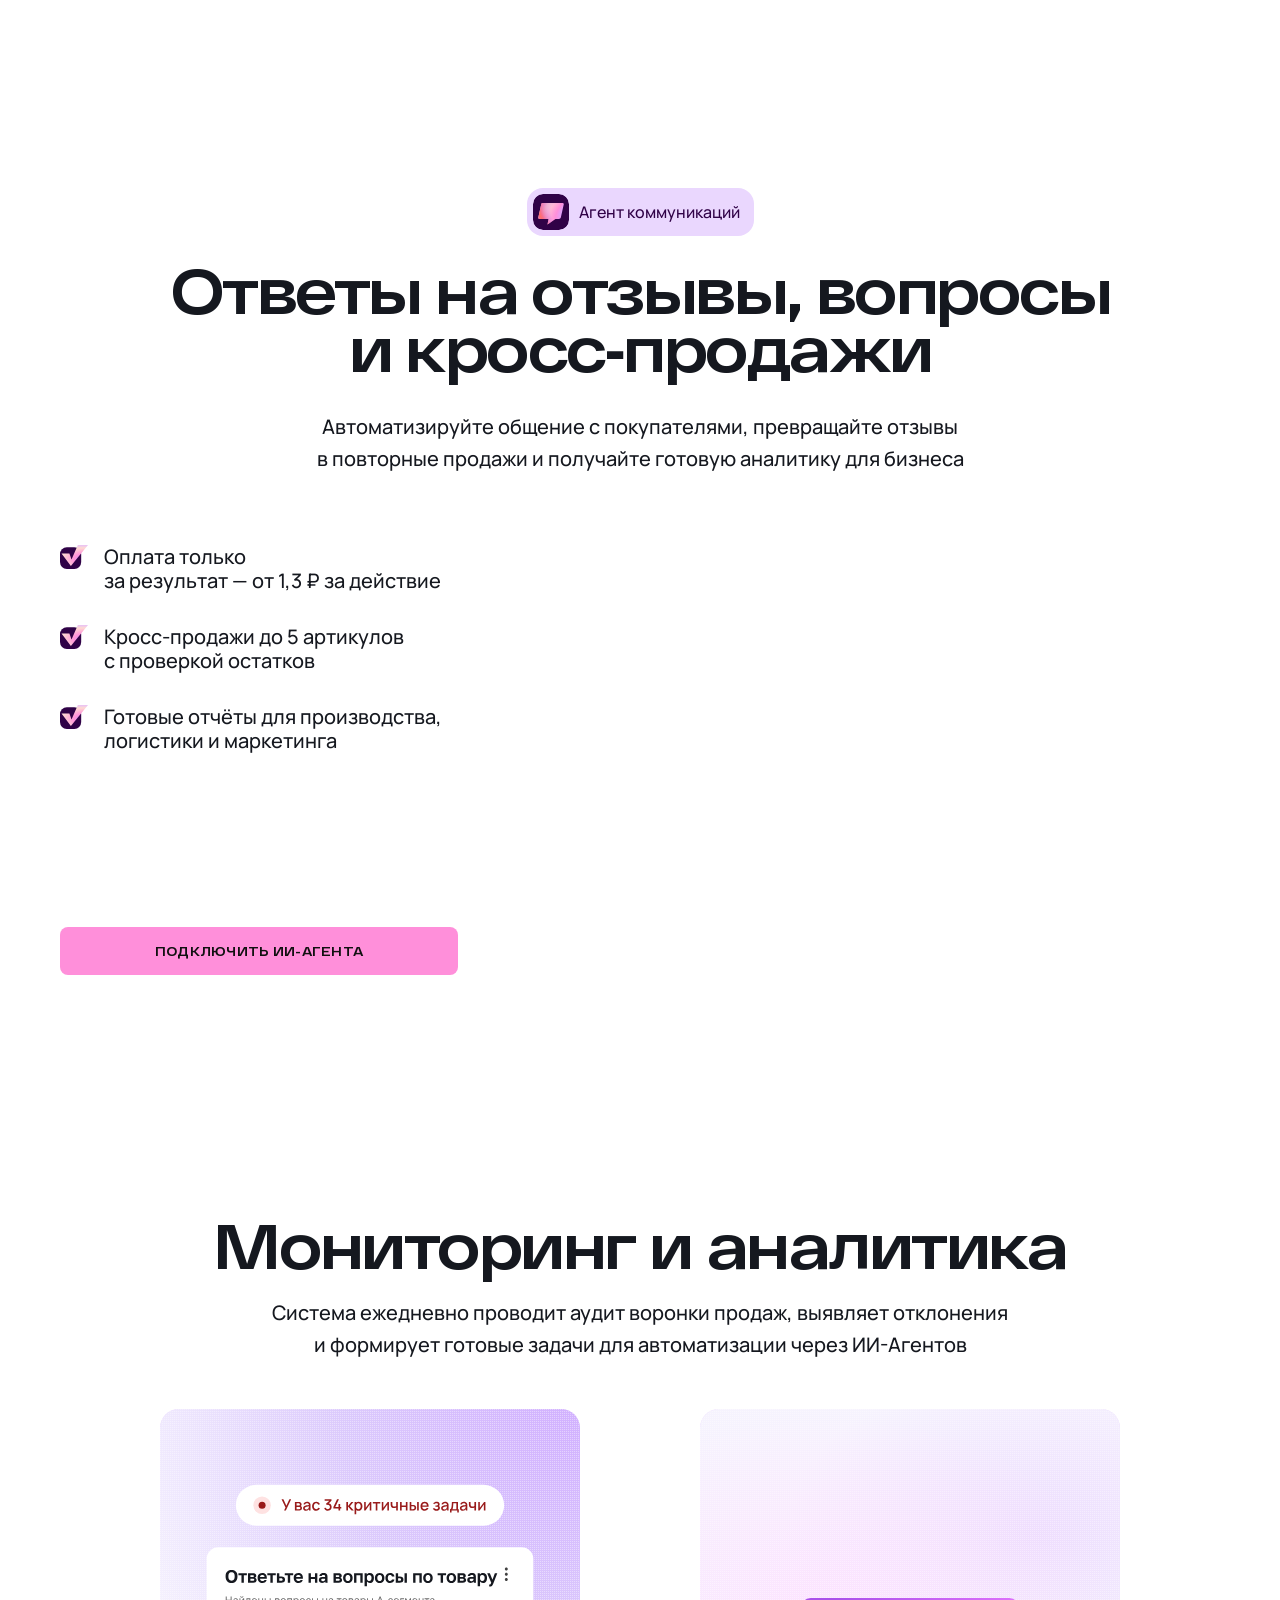
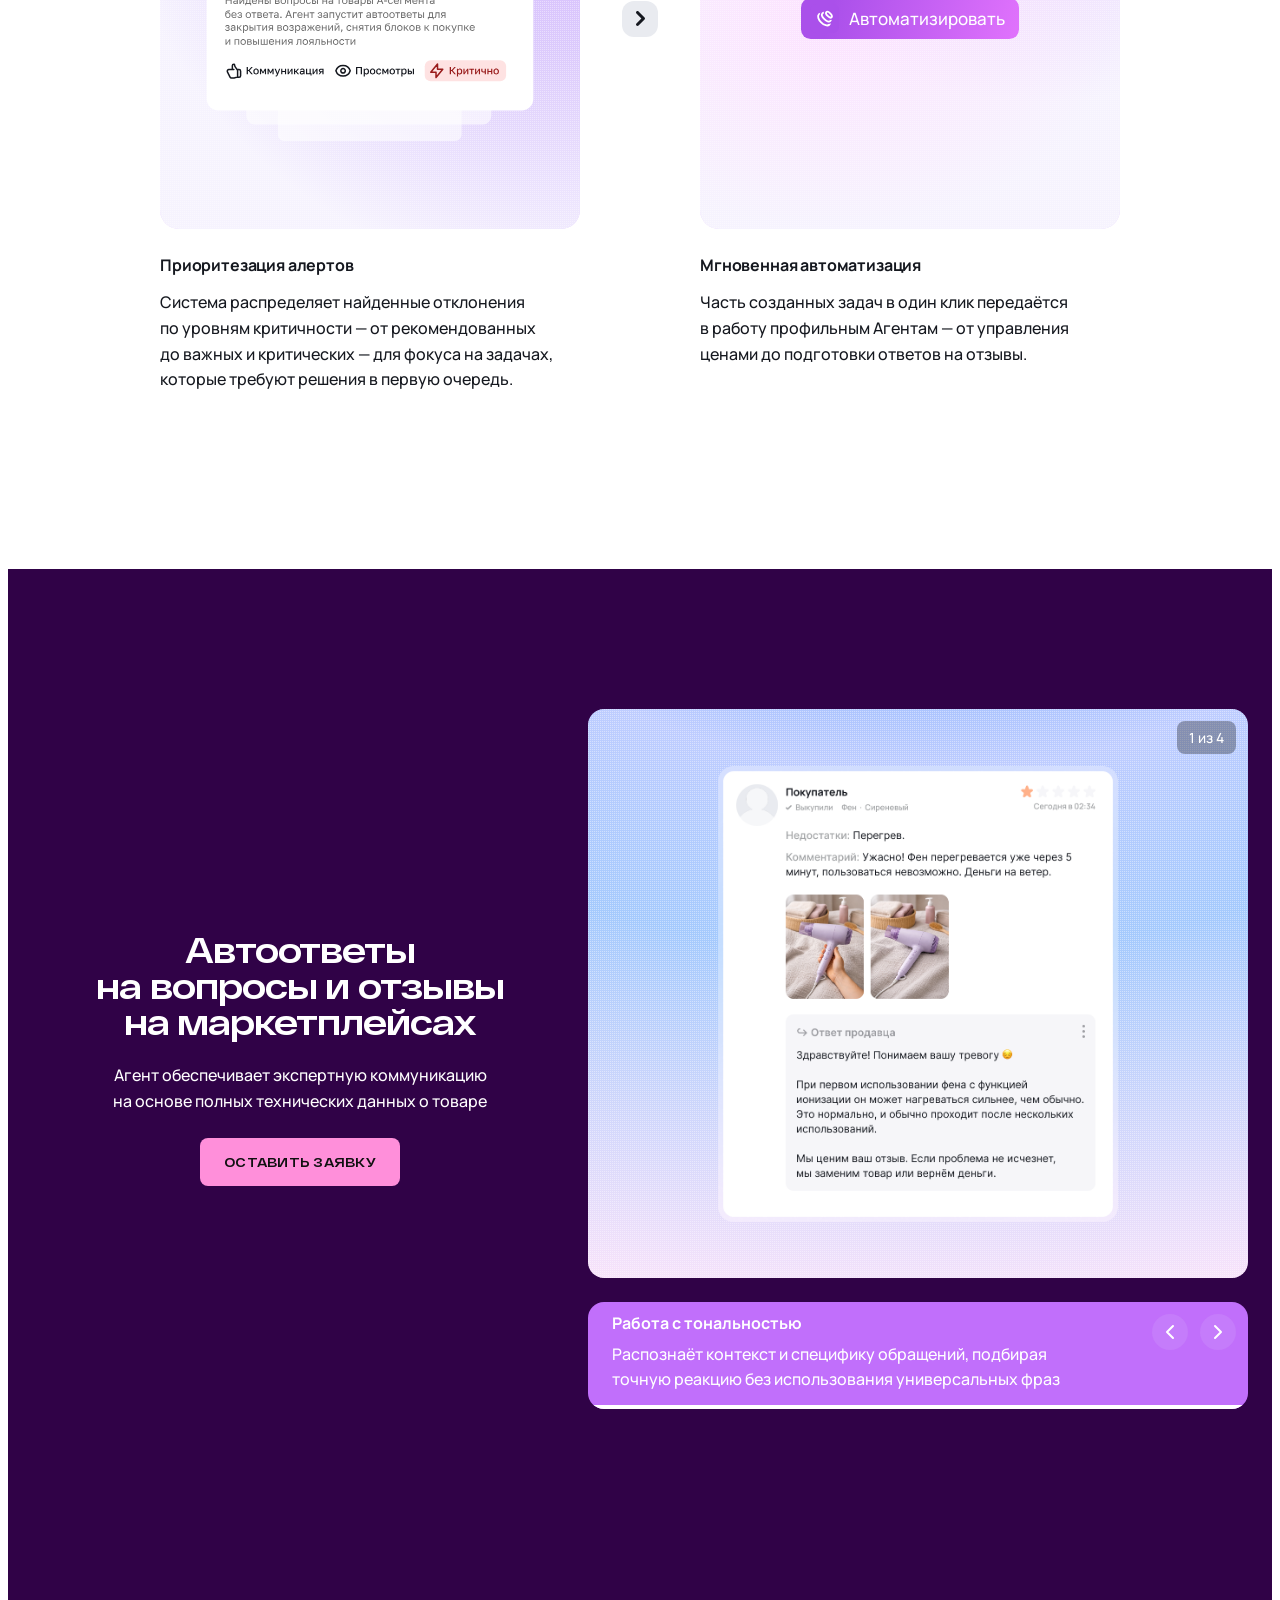
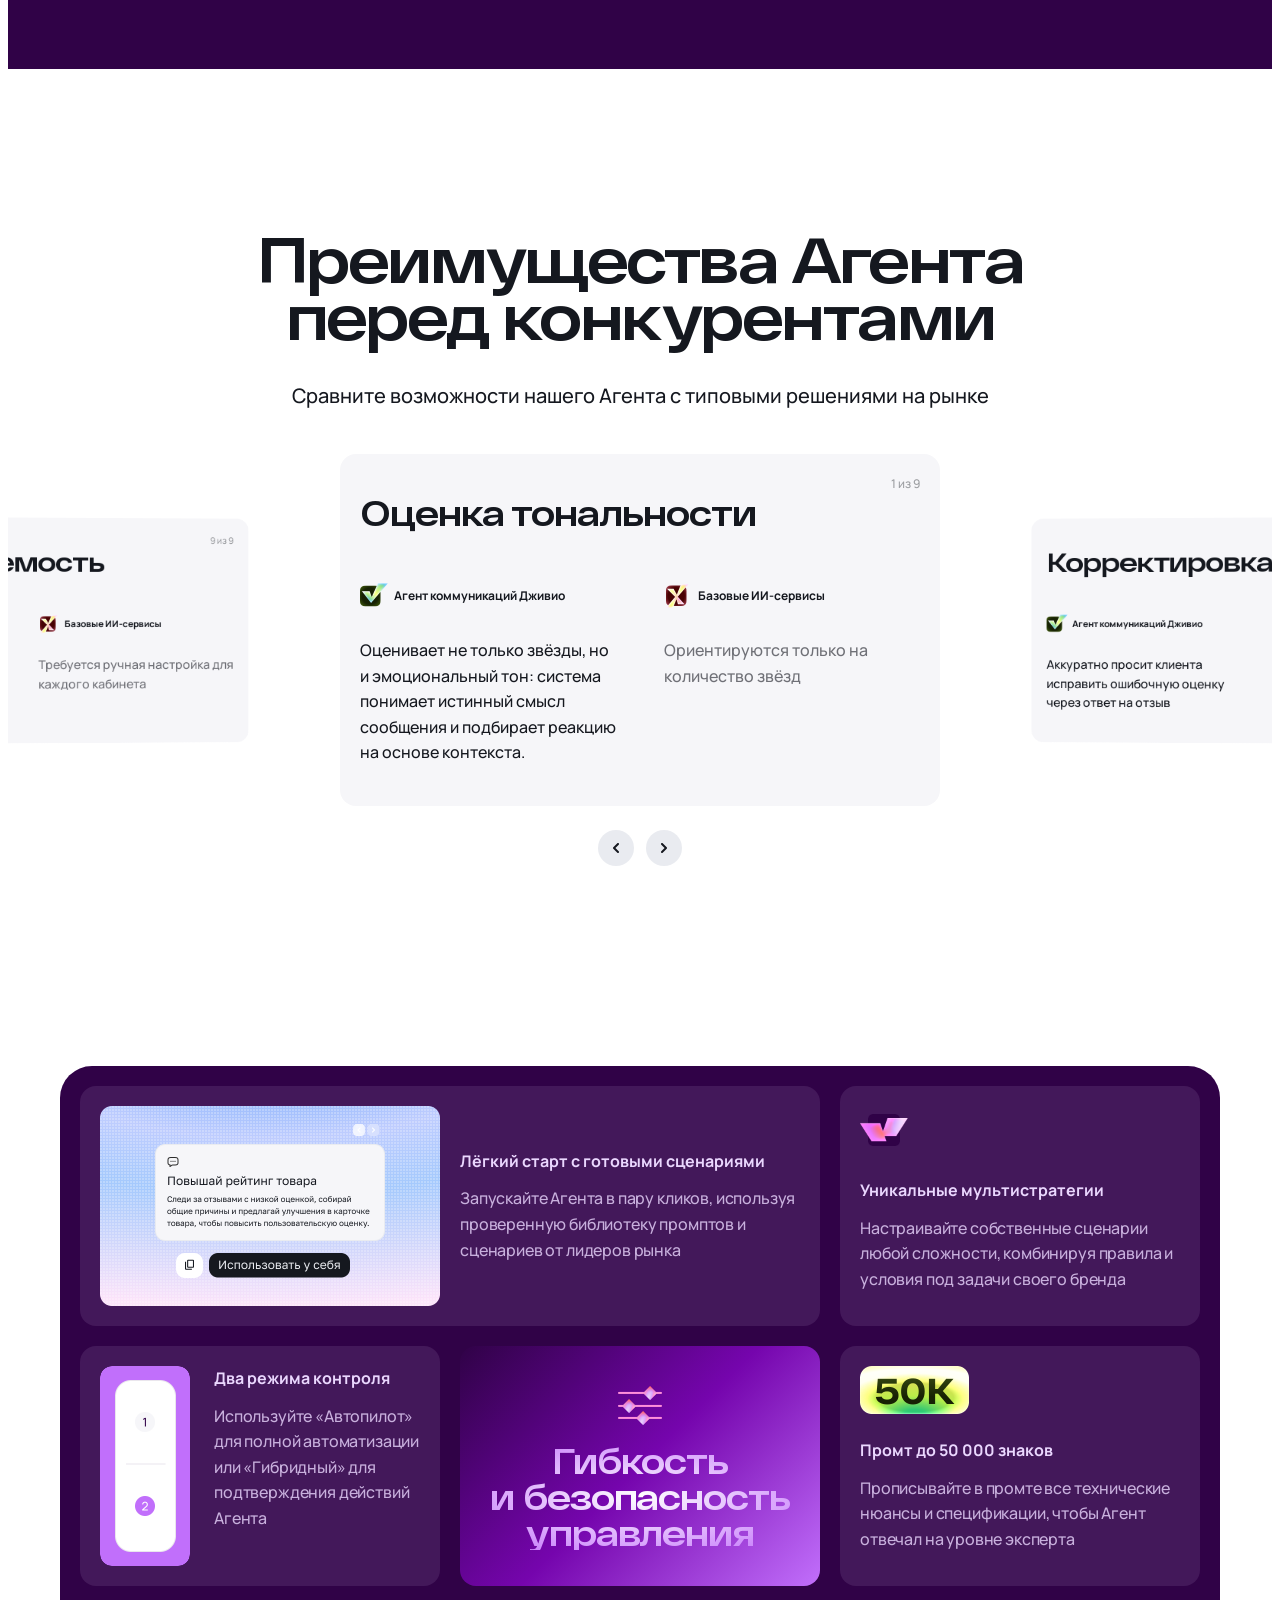
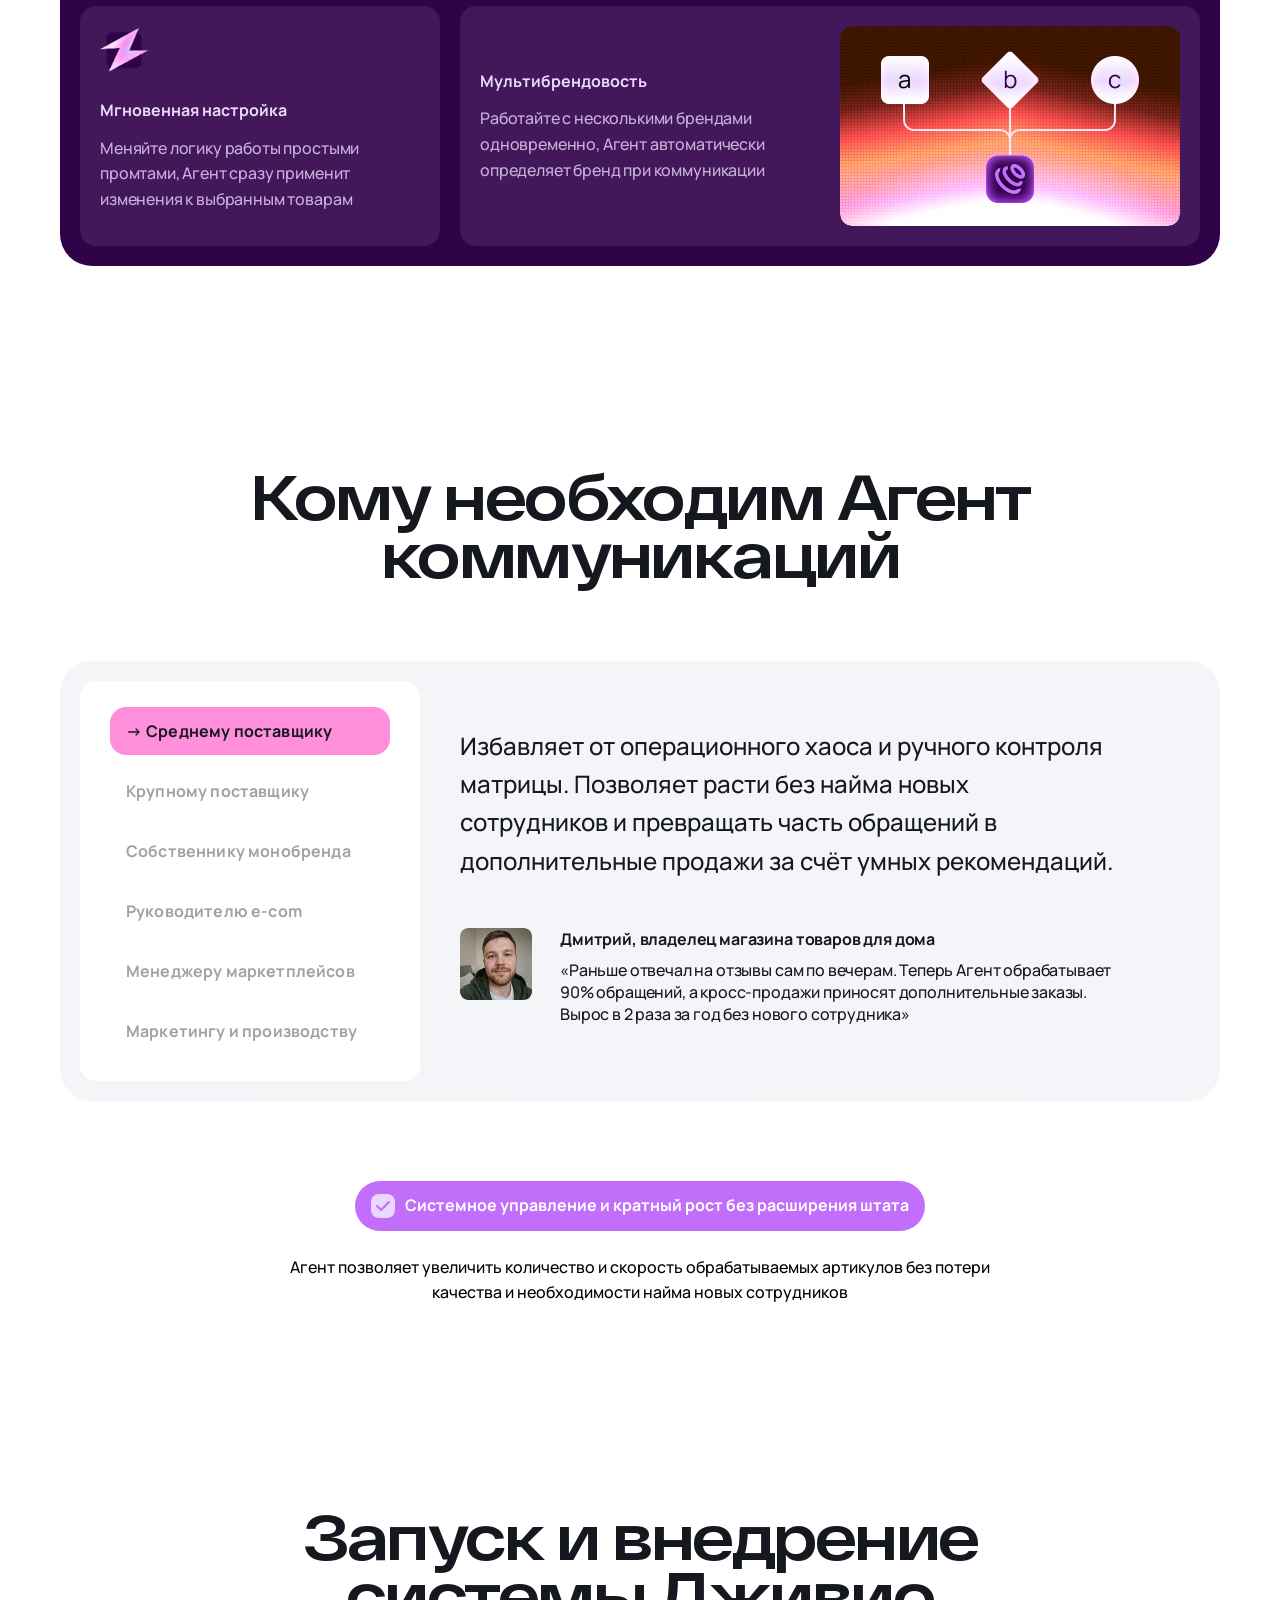
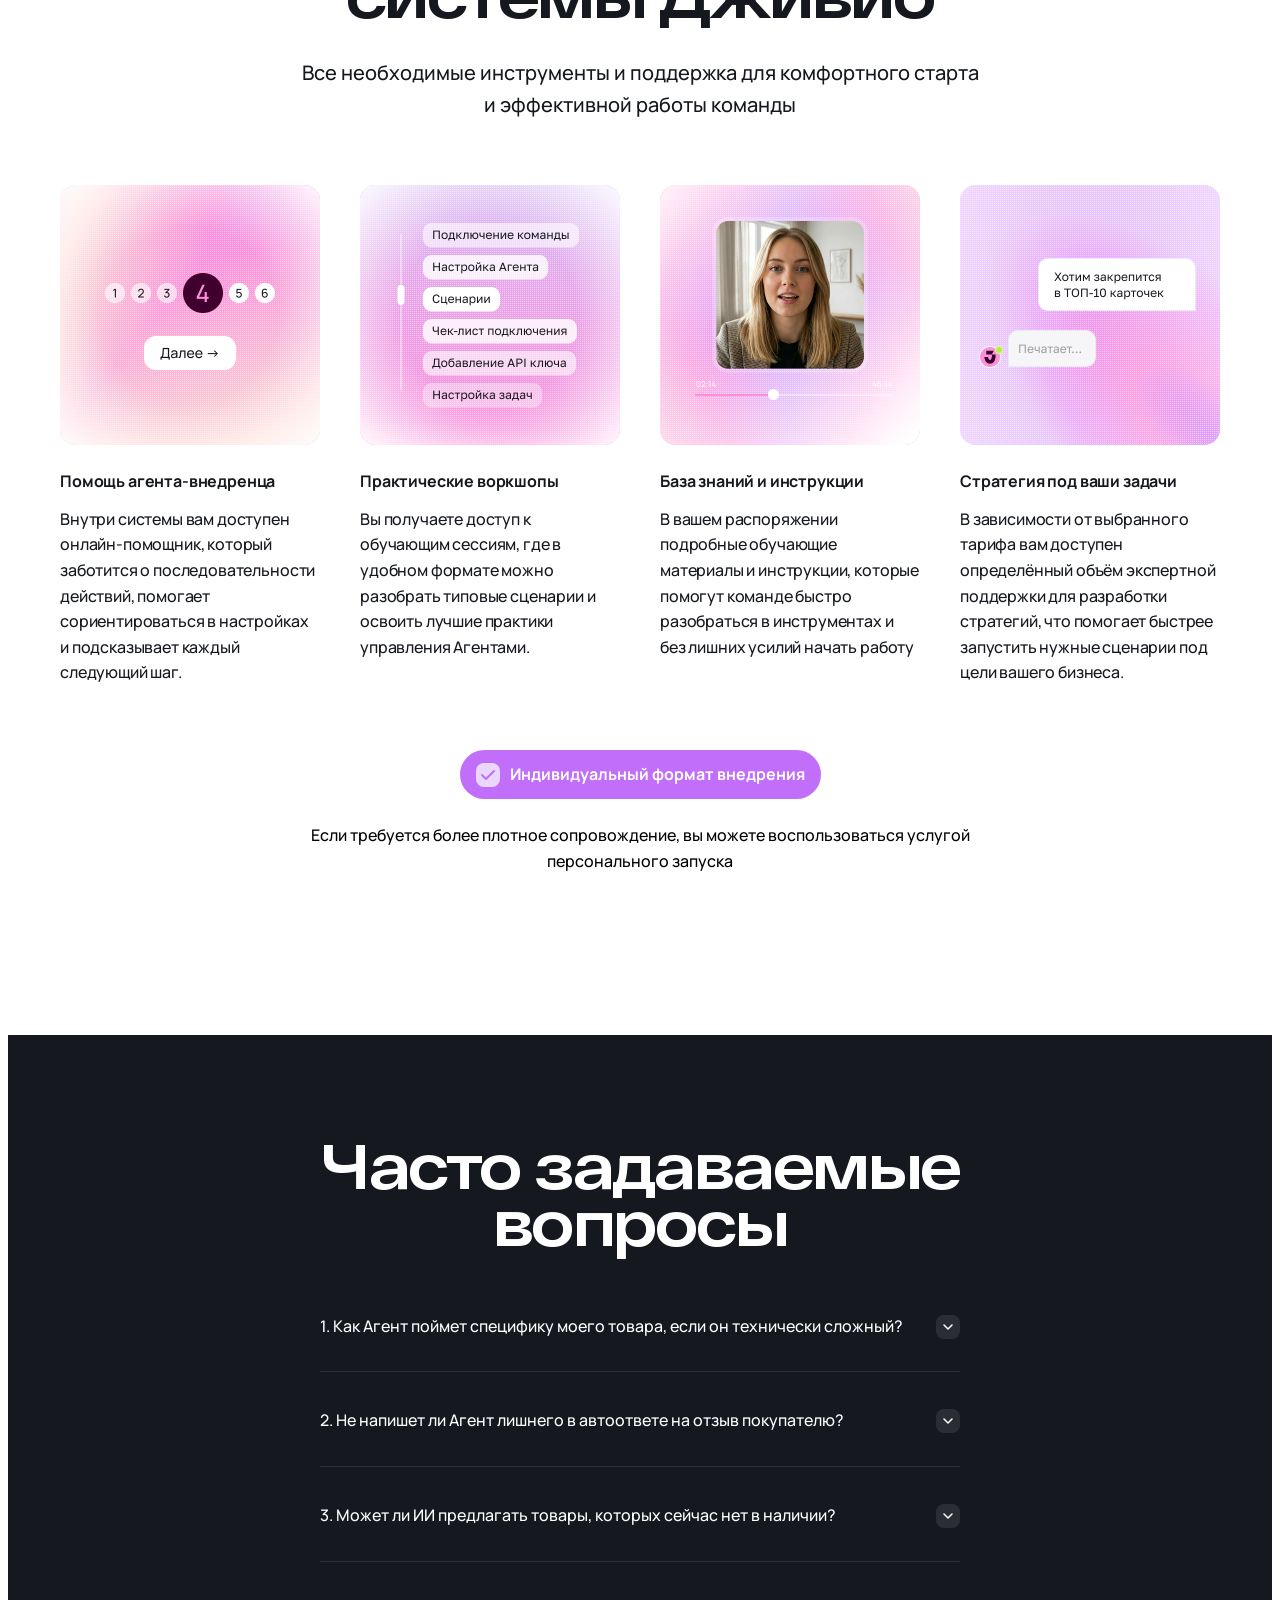
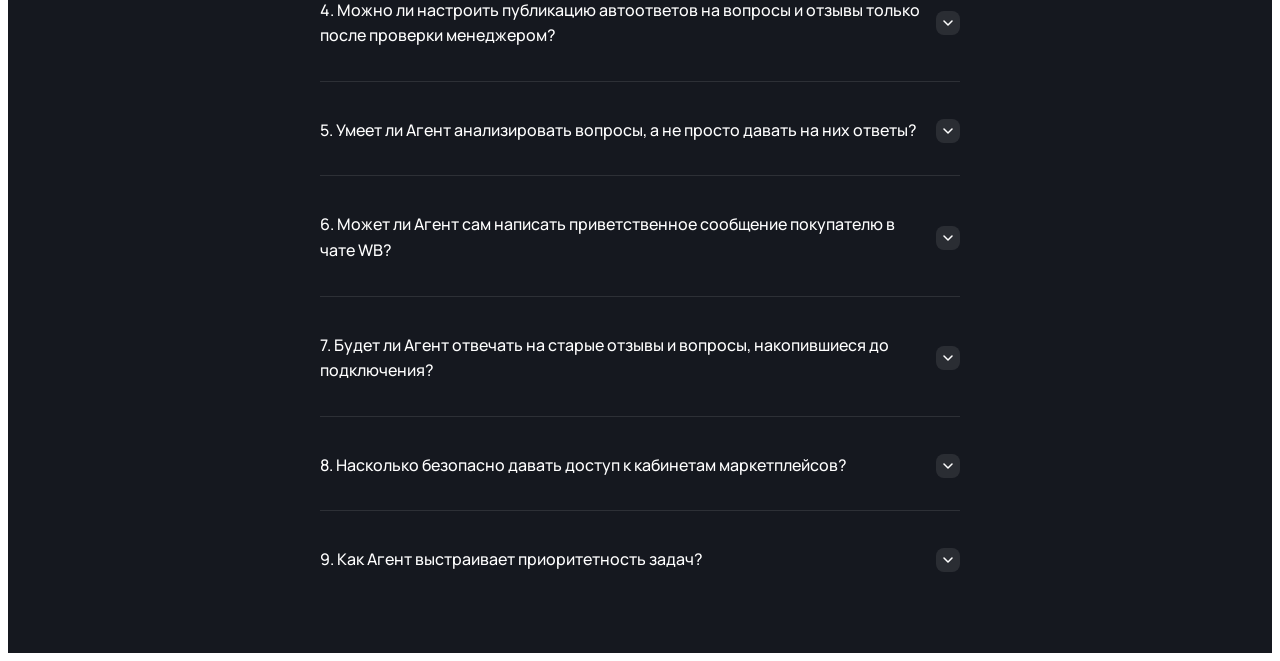
<file: index.html>
<!DOCTYPE html>
<html lang="ru">
  <head>
    <meta charset="UTF-8" />
    <meta name="viewport" content="width=device-width, initial-scale=1.0" />
    <title>Агент коммуникаций | Дживио</title>
    <meta name="description" content="Автоматизируйте ответы на отзывы и вопросы покупателей на маркетплейсах. ИИ-агент для кросс-продаж и аналитики." />
    <script type="module" crossorigin src="https://segamega92.github.io/jvo-landing/assets/landing.js"></script>
    <link rel="stylesheet" crossorigin href="https://segamega92.github.io/jvo-landing/assets/landing.css">
  </head>
  <body>
    <div id="jvo-landing-root"></div>
  </body>
</html>
</file>
